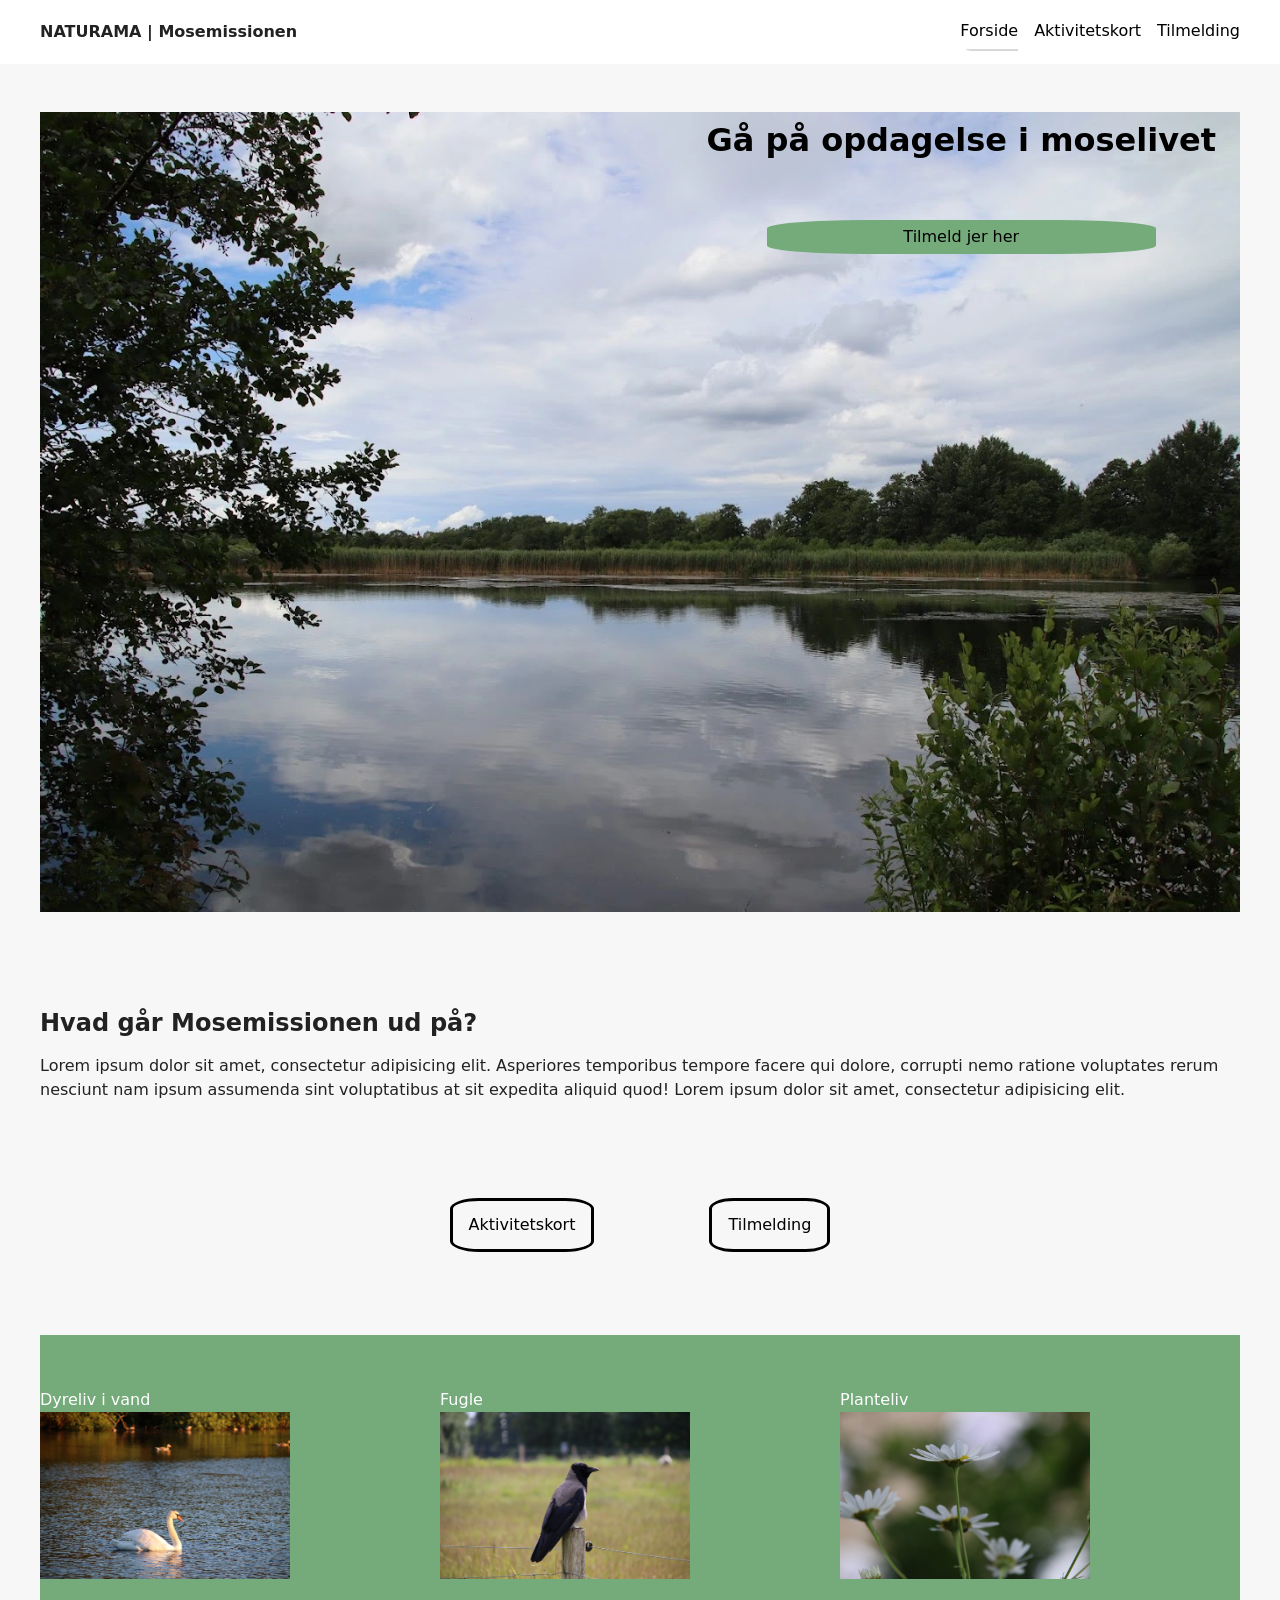
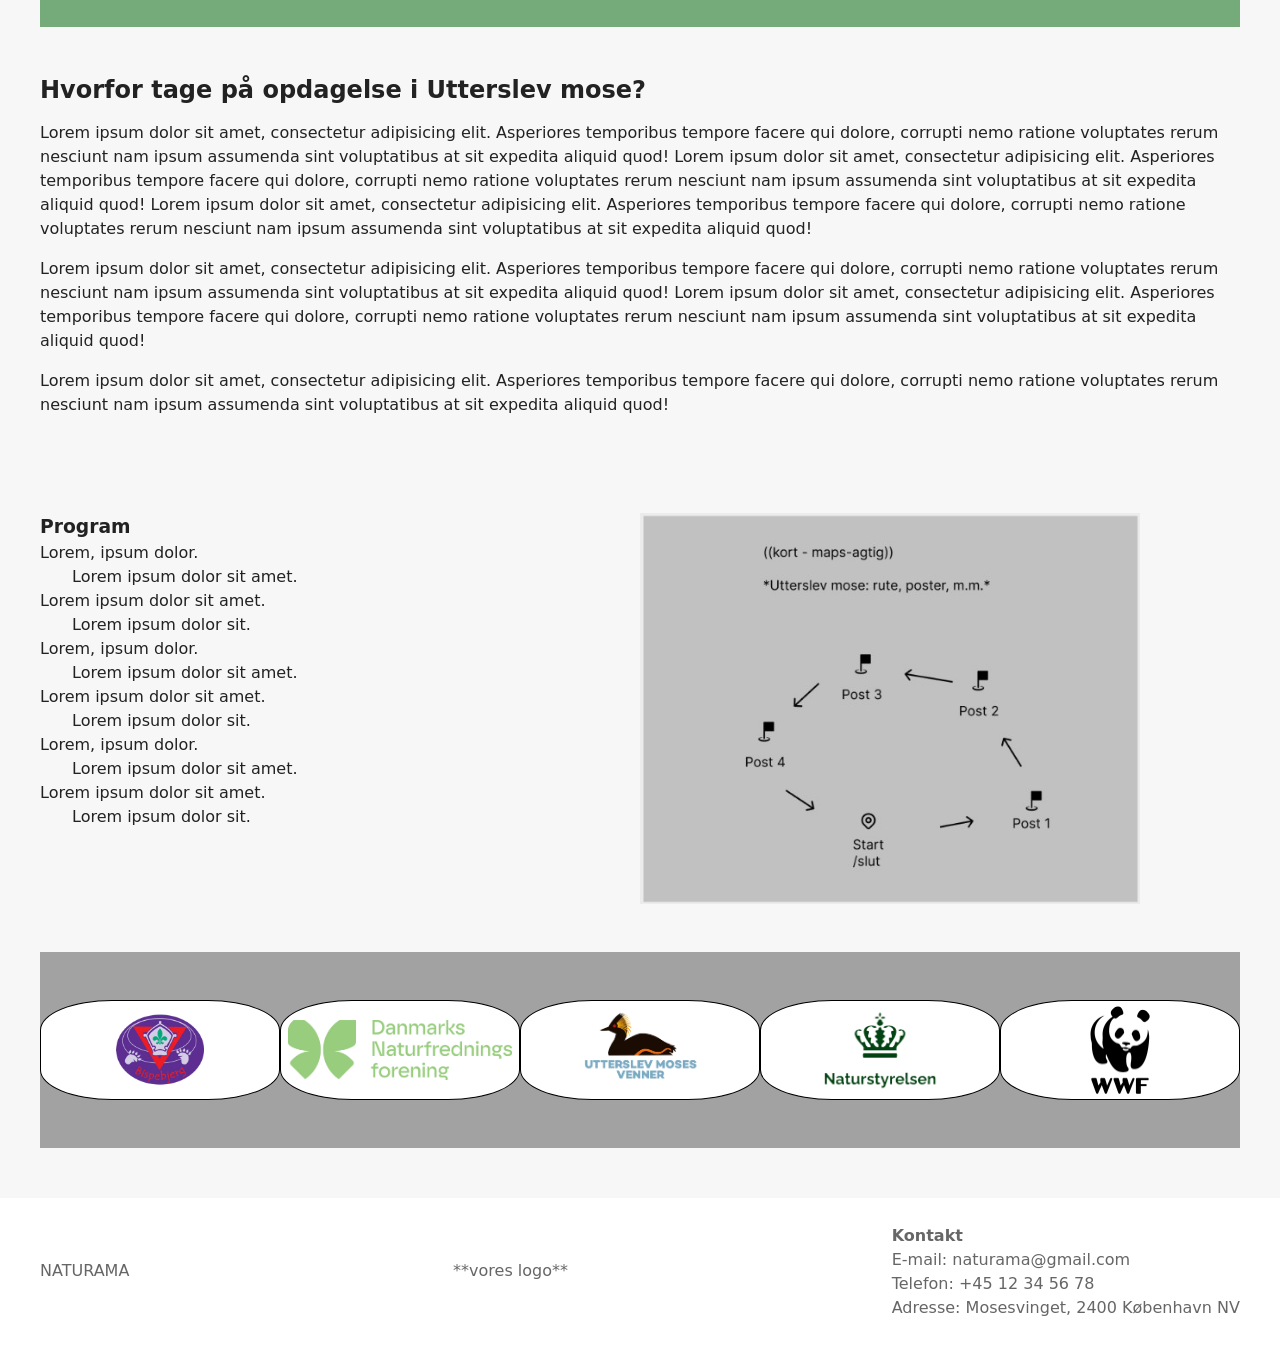
<file: index.html>
<!doctype html>
<html lang="da">

<head>
  <meta charset="UTF-8" />
  <meta name="viewport" content="width=device-width, initial-scale=1.0" />
  <title>NATURAMA | Mosemissionen</title>
  <link rel="stylesheet" href="./css/starter.css" />
  <link rel="stylesheet" href="./css/style.css" />
  <link rel="stylesheet" href="./css/media.css">
</head>

<body>
  <header class="site-header">
    <div class="header-content">
      <a class="site-logo" href="./">NATURAMA | Mosemissionen</a>
      <nav class="site-nav">
        <button popovertarget="menu">Menu</button>
        <!-- har tilføjet popovertarget="menu", for at linke knappen til menuen og lave det til en popovermenu (dropdown) -->
        <ul class="menu" id="menu" popover>
          <li><a href="./" aria-current="page">Forside</a></li>
          <li><a href="./svg.html">Aktivitetskort</a></li>
          <li><a href="./form.html">Tilmelding</a></li>
        </ul>
      </nav>
    </div>
  </header>

  <main>
    <div class="text_on_top">
      <img src="images/mose.webp" alt="main picture">
      <div class="text">
        <h1>Gå på opdagelse i moselivet</h1>
        <!-- <button class="cta-knap">Tilmeld jer her</button> -->
        <p class="cta">Tilmeld jer her</p>
      </div>
    </div>

    <div class="forside-beskrivelse">
      <h2>Hvad går Mosemissionen ud på?</h2>
      <!-- meget kort beskrivelse af eventet -->
      <p>
        Lorem ipsum dolor sit amet, consectetur adipisicing elit. Asperiores temporibus tempore
        facere qui dolore, corrupti nemo ratione voluptates rerum nesciunt nam ipsum assumenda
        sint voluptatibus at sit expedita aliquid quod! Lorem ipsum dolor sit amet, consectetur
        adipisicing elit.
      </p>
    </div>

    <section class="knapper">
      <div>
        <a class="svg-knap" href="svg.html">
          <p>Aktivitetskort</p>
        </a>
        <a class="form-knap" href="form.html">
          <p>Tilmelding</p>
        </a>
      </div>
    </section>

    <section class="dyre-kategorier">
      <div class="dyreliv-i-vand">
        <p>Dyreliv i vand</p>
        <img src="images/svane.webp" alt="">
      </div>
      <div class="fugle">
        <p>Fugle</p>
        <img src="images/fugl.webp" alt="">
      </div>
      <div class="planteliv">
        <p>Planteliv</p>
        <img src="images/blomst.webp" alt="">
      </div>
    </section>

    <div class="forside-beskrivelse">
      <h2>Hvorfor tage på opdagelse i Utterslev mose?</h2>
      <!-- mere detaljeret beskrivelse af eventet og dem der står bag -->
      <p>Lorem ipsum dolor sit amet, consectetur adipisicing elit. Asperiores temporibus tempore facere qui dolore,
        corrupti nemo ratione voluptates rerum nesciunt nam ipsum assumenda sint voluptatibus at sit expedita aliquid
        quod! Lorem ipsum dolor sit amet, consectetur adipisicing elit. Asperiores temporibus tempore facere qui dolore,
        corrupti nemo ratione voluptates rerum nesciunt nam ipsum assumenda sint voluptatibus at sit expedita aliquid
        quod! Lorem ipsum dolor sit amet, consectetur adipisicing elit. Asperiores temporibus tempore facere qui dolore,
        corrupti nemo ratione voluptates rerum nesciunt nam ipsum assumenda sint voluptatibus at sit expedita aliquid
        quod!</p>
      <p>Lorem ipsum dolor sit amet, consectetur adipisicing elit. Asperiores temporibus tempore facere qui dolore,
        corrupti nemo ratione voluptates rerum nesciunt nam ipsum assumenda sint voluptatibus at sit expedita aliquid
        quod! Lorem ipsum dolor sit amet, consectetur adipisicing elit. Asperiores temporibus tempore facere qui dolore,
        corrupti nemo ratione voluptates rerum nesciunt nam ipsum assumenda sint voluptatibus at sit expedita aliquid
        quod!</p>
      <p>Lorem ipsum dolor sit amet, consectetur adipisicing elit. Asperiores temporibus tempore facere qui dolore,
        corrupti nemo ratione voluptates rerum nesciunt nam ipsum assumenda sint voluptatibus at sit expedita aliquid
        quod!</p>
    </div>

    <section class="program">
      <div>
        <h3>Program</h3>
        <dl>
          <dt>Lorem, ipsum dolor.</dt>
          <dd>Lorem ipsum dolor sit amet.</dd>
          <dt>Lorem ipsum dolor sit amet.</dt>
          <dd>Lorem ipsum dolor sit.</dd>
          <dt>Lorem, ipsum dolor.</dt>
          <dd>Lorem ipsum dolor sit amet.</dd>
          <dt>Lorem ipsum dolor sit amet.</dt>
          <dd>Lorem ipsum dolor sit.</dd>
          <dt>Lorem, ipsum dolor.</dt>
          <dd>Lorem ipsum dolor sit amet.</dd>
          <dt>Lorem ipsum dolor sit amet.</dt>
          <dd>Lorem ipsum dolor sit.</dd>
        </dl>
      </div>
      <img src="images/forside-kort.jpg" alt="">
    </section>

    <section class="karrusel" id="karrusel">
      <div class="sponsorer" id="sponsorer">
        <img src="images/bispebjerg-spejderne.webp" alt="sponsor 1">
        <img src="images/dn.webp" alt="sponsor 2">
        <img src="images/utterslev-moses-venner.webp" alt="sponsor 3">
        <img src="images/naturstyrelsen.webp" alt="sponsor 4">
        <img src="images/WWF_logo.svg.webp" alt="sponsor 5">
        <img src="images/cafe-staalvand.webp" alt="sponsor 6">
        <img src="images/triers-kaffevogn.webp" alt="sponsor 7">
      </div>
    </section>
  </main>


  <footer class="site-footer">
    <div class="footer-content">
      <p class="footer-brand">NATURAMA</p>
      <p class="footer-logo">**vores logo**</p>
      <div>
        <p><strong>Kontakt</strong></p>
        <p>E-mail: naturama@gmail.com</p>
        <p>Telefon: +45 12 34 56 78</p>
        <p>Adresse: Mosesvinget, 2400 København NV</p>
      </div>
    </div>
  </footer>
  
  <script src="./script.js"></script>
</body>

</html>
</file>
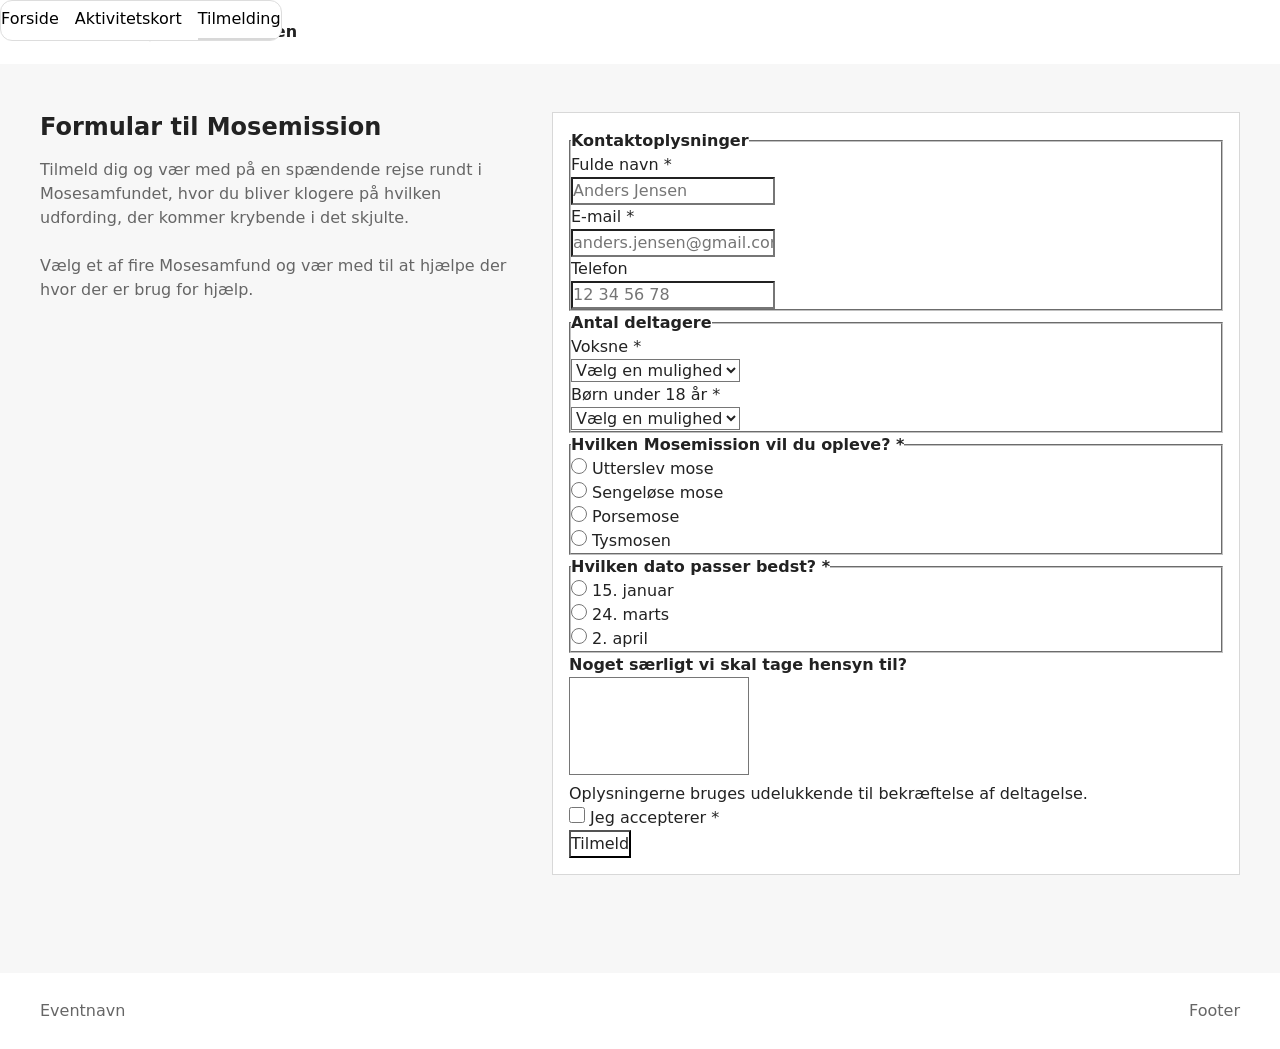
<file: form.html>
<!doctype html>
<html lang="da">

<head>
  <meta charset="UTF-8" />
  <meta name="viewport" content="width=device-width, initial-scale=1.0" />
  <title>Formular | NATURAMA</title>
  <link rel="stylesheet" href="./css/starter.css" />
  <link rel="stylesheet" href="./css/style.css" />
  <link rel="stylesheet" href="./css/form.css">
</head>

<body>
  <header class="site-header">
    <div class="header-content">
      <a class="site-logo" href="./">NATURAMA | Mosemissionen</a>
      <nav class="site-nav">
        <button popovertarget="menu">Menu</button>
        <ul class="menu" id="menu" popover>
          <li><a href="./">Forside</a></li>
          <li><a href="./svg.html">Aktivitetskort</a></li>
          <li><a href="./form.html" aria-current="page">Tilmelding</a></li>
        </ul>
      </nav>
    </div>
  </header>

  <main>
    <section class="form-page">
      <header class="form-intro">
        <h1>Formular til Mosemission</h1>
        <p>Tilmeld dig og vær med på en spændende rejse rundt i Mosesamfundet, hvor du bliver klogere på hvilken
          udfording, der kommer krybende i det skjulte. <br> <br> Vælg et af fire Mosesamfund og vær med til at hjælpe
          der
          hvor
          der
          er brug for hjælp.</p>
      </header>

      <form class="form-placeholder" action="./opsamling.html">
        <div>
          <fieldset>
            <legend><strong>Kontaktoplysninger</strong></legend>
            <label for="fulde-navn">Fulde navn *</label>
            <input type="text" id="fulde-navn" name="fulde-navn" style="text-transform: capitalize;"
              placeholder="Anders Jensen" required>

            <label for="email">E-mail *</label>
            <input id="email" name="email" type="email" autocapitalize="none" spellcheck="false"
              style="text-transform: lowercase;" placeholder="anders.jensen@gmail.com" required>

            <label for="phone">Telefon</label>
            <input type="tel" id="phone" name="phone" maxlength="8" pattern="[0-9]{8}" placeholder="12 34 56 78">
          </fieldset>

          <fieldset>
            <legend><strong>Antal deltagere</strong></legend>
            <label for="antal-voksne">Voksne *</label>
            <select id="antal-voksne" name="antal-voksne" required>
              <option value="">Vælg en mulighed</option>
              <option value="0">0</option>
              <option value="1">1</option>
              <option value="2">2</option>
              <option value="3">3</option>
              <option value="4">4</option>
            </select>

            <label for="antal-børn">Børn under 18 år *</label>
            <select id="antal-børn" name="antal-børn" required>
              <option value="">Vælg en mulighed</option>
              <option value="0">0</option>
              <option value="1">1</option>
              <option value="2">2</option>
              <option value="3">3</option>
              <option value="4">4</option>
            </select>
          </fieldset>

          <fieldset>
            <legend><strong>Hvilken Mosemission vil du opleve? *</strong></legend>
            <label for="mosemission-1">
              <input type="radio" id="mosemission-1" name="mosemission" value="Utterslev mose">
              Utterslev mose
            </label>
            <label for="mosemission-2">
              <input type="radio" id="mosemission-2" name="mosemission" value="Sengeløse">
              Sengeløse mose
            </label>
            <label for="mosemission-3">
              <input type="radio" id="mosemission-3" name="mosemission" value="Porsemose">
              Porsemose
            </label>
            <label for="mosemission-4">
              <input type="radio" id="mosemission-4" name="mosemission" value="Tysmosen">
              Tysmosen
            </label>
          </fieldset>
        </div>

        <div>
          <fieldset>
            <legend><strong>Hvilken dato passer bedst? *</strong></legend>
            <label for="dato-1">
              <input type="radio" id="dato-1" name="dato" value="15. Januar">
              15. januar
            </label>
            <label for="reason-2">
              <input type="radio" id="dato-2" name="dato" value="24. Marts">
              24. marts
            </label>
            <label for="reason-3">
              <input type="radio" id="dato-3" name="dato" value="2. April">
              2. april
            </label>
          </fieldset>

          <label for="message"><strong>Noget særligt vi skal tage hensyn til?</strong></label>
          <textarea id="message" name="message" rows="4"></textarea>

          <label>
            <p>Oplysningerne bruges udelukkende til bekræftelse af deltagelse.</p>
            <input type="checkbox" name="accept-terms" required>
            Jeg accepterer *
          </label>
          <p class="status" data-status aria-live="polite"></p>
          <button type="submit">Tilmeld</button>
        </div>
      </form>
    </section>


  </main>

  <footer class="site-footer">
    <div class="footer-content">
      <p>Eventnavn</p>
      <p>Footer</p>
    </div>
  </footer>
  <script src="./script.js"></script>
</body>

</html>
</file>
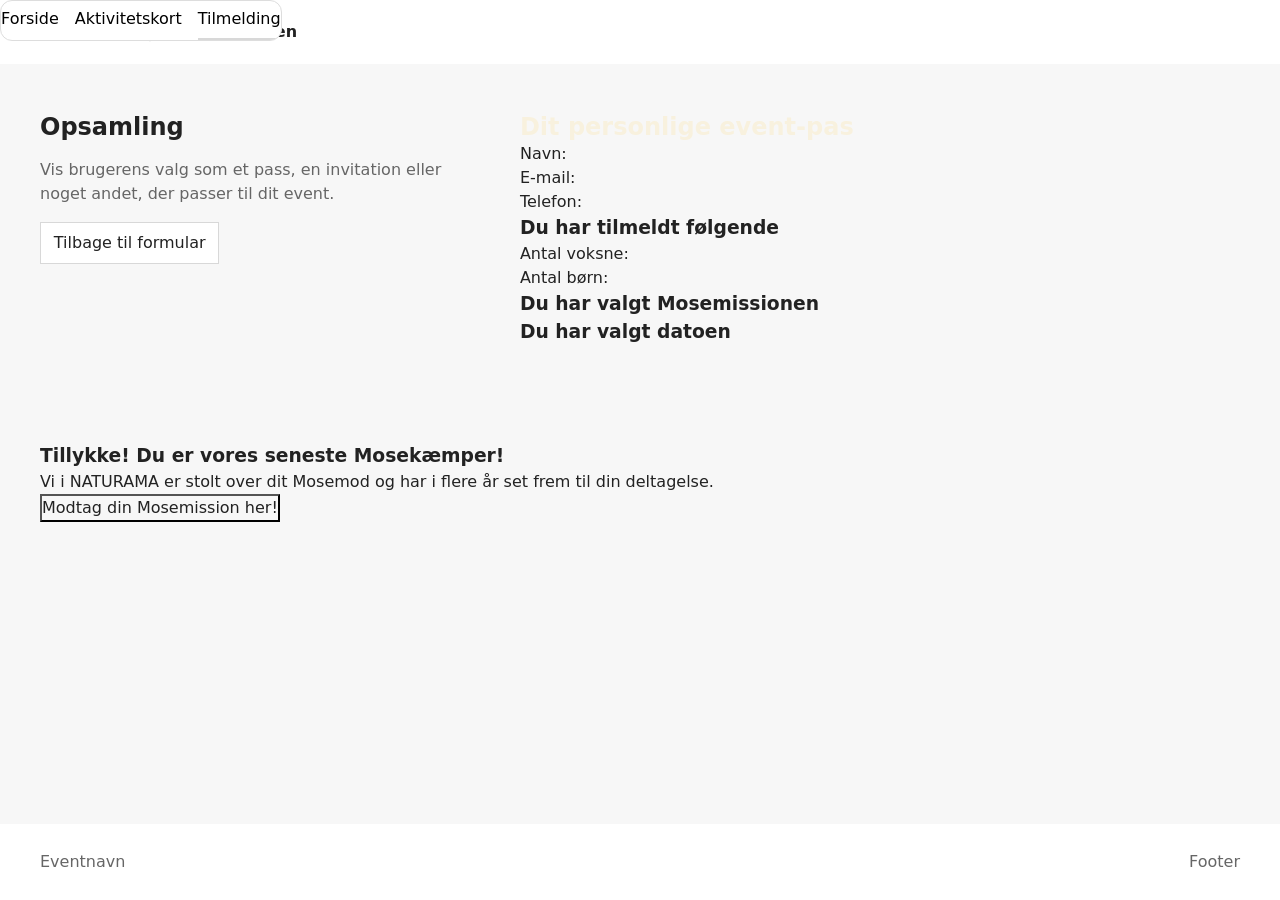
<file: opsamling.html>
<!doctype html>
<html lang="da">

<head>
  <meta charset="UTF-8" />
  <meta name="viewport" content="width=device-width, initial-scale=1.0" />
  <title>Opsamling | NATURAMA</title>
  <link rel="stylesheet" href="./css/starter.css" />
  <link rel="stylesheet" href="./css/style.css" />
  <link rel="stylesheet" href="./css/opsamling.css">
</head>

<body>
  <header class="site-header">
    <div class="header-content">
      <a class="site-logo" href="./">NATURAMA | Mosemissionen</a>
      <nav class="site-nav">
        <button popovertarget="menu">Menu</button>
        <ul class="menu" id="menu" popover>
          <li><a href="./">Forside</a></li>
          <li><a href="./svg.html">Aktivitetskort</a></li>
          <li><a href="./form.html" aria-current="page">Tilmelding</a></li>
        </ul>
      </nav>
    </div>
  </header>

  <main>
    <section class="opsamling-page">
      <div class="opsamling-intro">
        <h1>Opsamling</h1>
        <p>Vis brugerens valg som et pass, en invitation eller noget andet, der passer til dit event.</p>
        <div class="actions">
          <a class="button" href="./form.html">Tilbage til formular</a>
        </div>
      </div>

      <article class="event-pass">
        <section class="data">
          <h2>Dit personlige event-pas</h2>
          <div class="personal-info-section">
            <p>Navn: <span class="op-fulde-navn" id="op-fulde-navn"></span></p>
            <p>E-mail: <span id="op-email"></span></p>
            <p>Telefon: <span id="op-phone"></span></p>
          </div>
        </section>
        <section class="op-antal-voksne">
          <h3>Du har tilmeldt følgende</h3>
          <p>Antal voksne:</p>
          <ul id="op-antal-voksne"></ul>
        </section>
        <section class="op-antal-børn">
          <p>Antal børn:</p>
          <ul id="op-antal-børn"></ul>
        </section>
        <section>
          <h3>Du har valgt Mosemissionen</h3>
          <ul id="op-mosemission"></ul>
        </section>
        <section>
          <h3>Du har valgt datoen</h3>
          <ul id="op-dato"></ul>
        </section>
      </article>
    </section>

    <article class="card">
      <div class="card-content flow">
        <h3>Tillykke! Du er vores seneste Mosekæmper!</h3>
        <p>
          Vi i NATURAMA er stolt over dit Mosemod og har i flere år set frem til din deltagelse. </p>
        </p>
        <button class="btn" popovertarget="program-details">
          Modtag din Mosemission her!
        </button>
      </div>
      </div>
    </article>

    <div class="program-details" id="program-details" popover>
      <img src="/images/blomst.webp" alt="Deltagere omkring et bord med noter og laptops">
      <div class="program-content flow">
        <h2>Kære Mosekæmper,</h2>
        <p>
          Vi har håbet og bedt om godt vejr, så mosen atter igen kan
          blive fyldt med liv. Noget er slået fejl, da planter og dyr ikke længere er hvor de plejer at være. Du er
          vores eneste håb for en lys og grøn fremtid! Sammel så
          mange artifakter som muligt inden tiden løber ud. <br><br> NATURAMA og Mosefolket sætter sin lid til dig! Held
          og
          lykke og må Moseoddsene altid være med dig! </p>
        <button class="btn" popovertarget="program-details">
          Luk
        </button>
      </div>
  </main>

  <footer class="site-footer">
    <div class="footer-content">
      <p>Eventnavn</p>
      <p>Footer</p>
    </div>
  </footer>
  <script src="./script.js"></script>
</body>

</html>
</file>
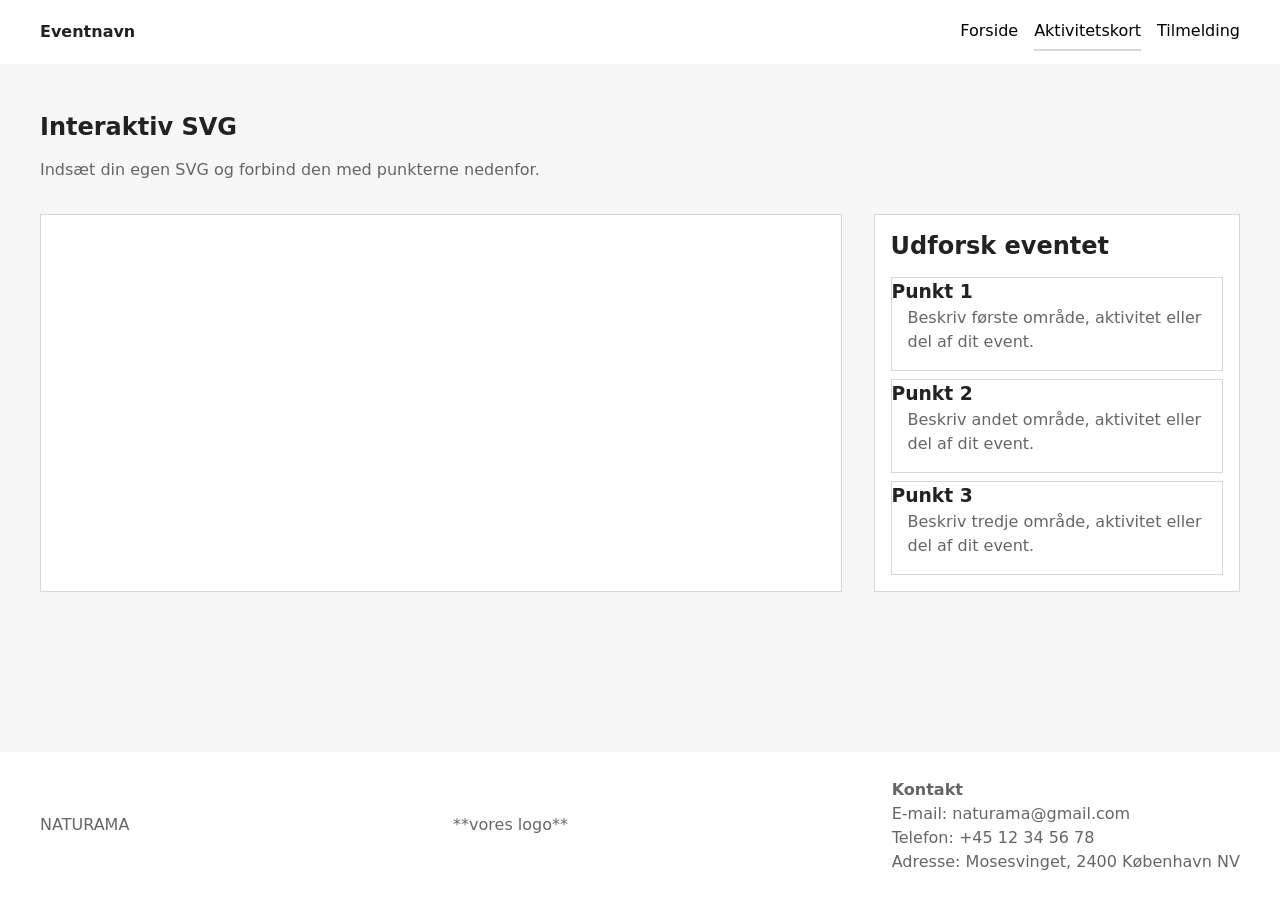
<file: svg.html>
<!doctype html>
<html lang="da">

<head>
  <meta charset="UTF-8" />
  <meta name="viewport" content="width=device-width, initial-scale=1.0" />
  <title>Interaktiv SVG | Eventnavn</title>
  <link rel="stylesheet" href="./css/starter.css" />
  <link rel="stylesheet" href="./css/style.css" />
  <link rel="stylesheet" href="./css/media.css">
</head>

<body>
  <header class="site-header">
    <div class="header-content">
      <a class="site-logo" href="./">Eventnavn</a>
      <nav class="site-nav">
        <button popovertarget="menu">Menu</button>
        <ul class="menu" id="menu" popover>
          <li><a href="./">Forside</a></li>
          <li><a href="./svg.html" aria-current="page">Aktivitetskort</a></li>
          <li><a href="./form.html">Tilmelding</a></li>
        </ul>
      </nav>
    </div>
  </header>

  <main>
    <section class="svg-page">
      <header class="svg-intro">
        <h1>Interaktiv SVG</h1>
        <p>Indsæt din egen SVG og forbind den med punkterne nedenfor.</p>
      </header>

      <section class="svg-layout">
        <div class="svg-placeholder"></div>

        <article class="panel">
          <h2>Udforsk eventet</h2>
          <div class="accordion">
            <!-- TODO: Lav om til details/summary -->
            <div class="accordion-item">
              <h3>Punkt 1</h3>
              <p>Beskriv første område, aktivitet eller del af dit event.</p>
            </div>
            <div class="accordion-item">
              <h3>Punkt 2</h3>
              <p>Beskriv andet område, aktivitet eller del af dit event.</p>
            </div>
            <div class="accordion-item">
              <h3>Punkt 3</h3>
              <p>Beskriv tredje område, aktivitet eller del af dit event.</p>
            </div>
          </div>
        </article>
      </section>
    </section>
  </main>

  <footer class="site-footer">
    <div class="footer-content">
      <p class="footer-brand">NATURAMA</p>
      <p class="footer-logo">**vores logo**</p>
      <div>
        <p><strong>Kontakt</strong></p>
        <p>E-mail: naturama@gmail.com</p>
        <p>Telefon: +45 12 34 56 78</p>
        <p>Adresse: Mosesvinget, 2400 København NV</p>
      </div>
  </footer>
  <script src="./script.js"></script>
</body>

</html>
</file>
<file: css/starter.css>
*,
::before,
::after {
  box-sizing: border-box;
  margin: 0;
  padding: 0;
}

html {
  interpolate-size: allow-keywords;
  font-family: system-ui, sans-serif;
  line-height: 1.5;
  -webkit-font-smoothing: antialiased;
}

h1,
h2 {
  line-height: 1.25;
}

p,
li {
  text-wrap: pretty;
}

img,
svg {
  display: block;
  width: 100%;
  height: auto;
}

label {
  display: block;
}

input,
button,
textarea,
select {
  font: inherit;
  color: inherit;
  background-color: transparent;
  font-size: max(1em, 16px);
  padding: 0;
  margin: 0;
}

input:where([type="checkbox"], [type="radio"]) {
  width: 1em;
  height: 1em;
}

textarea {
  resize: none;
  min-height: 4lh;
}

legend {
  padding: 0;
}

select,
::picker(select) {
  appearance: base-select;
}

[popover] {
  margin: revert;
}

dialog {
  overscroll-behavior: none;

  &::backdrop {
    overflow: hidden;
    overscroll-behavior: contain;
  }
}

.visually-hidden {
  position: absolute;
  width: 1px;
  height: 1px;
  overflow: hidden;
  white-space: nowrap;
  clip-path: inset(100%);
}
</file>
<file: css/style.css>
/* Variabler */
html {
  --color-page: #f7f7f7;
  --color-surface: #fff;
  --color-text: #222;
  --color-muted: #666;
  --color-border: #d8d8d8;
  --space-05: 0.5rem;
  --space-1: 1rem;
  --space-2: 2rem;
  --space-3: 3rem;

  background: var(--color-page);
  color: var(--color-text);
}

/* Globalt layout */
body {
  margin: 0;
  min-height: 100svh;
  display: grid;
  grid-template-rows: auto 1fr auto;
  grid-template-columns: minmax(1rlh, 1fr) minmax(0, 75rem) minmax(1rlh, 1fr);
}

h1,
h2,
h3,
p {
  margin: 0;
}

main {
  display: grid;
  grid-template-columns: inherit;
  grid-column: 1 / -1;
  align-content: start;
}

main > * {
  grid-column: 2;
  padding-block: var(--space-3);
}

.svg-page {
  display: grid;
  gap: var(--space-2);
}

.svg-intro {
  display: grid;
  gap: var(--space-1);
  max-width: 60ch;
}

.svg-intro p {
  color: var(--color-muted);
}

.svg-layout {
  display: grid;
  gap: var(--space-2);
  align-items: start;
  @media (width > 800px) {
    grid-template-columns: 1fr min(40%, 36ch);
  }
}

.form-page {
  display: grid;
  gap: var(--space-2);
  @media (width > 600px) {
    grid-template-columns: min(40%, 50ch) 1fr;
  }
}

.form-intro {
  display: grid;
  gap: var(--space-1);
  align-content: start;
  max-width: 60ch;
}

.form-intro p {
  color: var(--color-muted);
}

.opsamling-page {
  display: grid;
  gap: var(--space-2);
  align-items: start;

  @media (width > 800px) {
    grid-template-columns: minmax(0, 44ch) minmax(20rem, 1fr);
  }
}

.opsamling-intro {
  display: grid;
  gap: var(--space-1);
  max-width: 60ch;
}

.opsamling-intro p {
  color: var(--color-muted);
}

.error-page {
  display: grid;
  gap: var(--space-1);
  max-width: 60ch;
}

.error-page p {
  color: var(--color-muted);
}

/* Header og footer */
.site-header,
.site-footer {
  grid-column: 1 / -1;

  display: grid;
  grid-template-columns: inherit;
  background: var(--color-surface);
}

.header-content,
.footer-content {
  grid-column: 2;
}

.header-content {
  min-height: 4rem;
  display: flex;
  justify-content: space-between;
  align-items: center;
  gap: var(--space-1);
}

.site-logo {
  color: inherit;
  font-weight: 700;
  text-decoration: none;
}

.footer-content {
  padding-block: var(--space-1);
  display: flex;
  flex-wrap: wrap;
  justify-content: space-between;
  gap: var(--space-1);
  color: var(--color-muted);
}

/* Navigation */
[popover] {
  margin: 0;
  padding: 0;
  border: none;
  background: transparent;
}

.site-nav button {
  padding: 0.4rem 0.7rem;
  border: 1px solid var(--color-border);
  background: var(--color-surface);
  @media (width > 600px) {
    display: none;
  }
}

.menu {
  margin: 0;
  padding: var(--space-1);
  list-style: none;
  background: var(--color-surface);
  border: 1px solid var(--color-border);
  @media (width > 600px) {
    display: flex;
    gap: var(--space-1);
    padding: 0;
    border: none;
    background: none;
    position: static;
  }
}

.menu a {
  display: block;
  padding: 0.4rem 0;
  color: inherit;
  text-decoration: none;
  border-bottom: 2px solid #0000;
}

.menu a[aria-current="page"] {
  border-bottom-color: var(--color-border);
}

/* Flader */
.panel,
.svg-placeholder,
.form-placeholder,
.opsamling-placeholder {
  background: var(--color-surface);
  border: 1px solid var(--color-border);
}

.panel {
  padding: var(--space-1);
  display: grid;
  gap: var(--space-1);
}

.svg-placeholder,
.opsamling-placeholder {
  min-height: -webkit-fill-available;
  min-height: stretch;
}

.form-placeholder {
  min-height: -webkit-fill-available;
  min-height: stretch;
  padding: var(--space-1);
}

/* Details */
.accordion {
  display: grid;
  gap: var(--space-05);
}

.accordion-item {
  border: 1px solid var(--color-border);
  background: var(--color-surface);
}

.accordion-item p {
  padding: 0 var(--space-1) var(--space-1);
  color: var(--color-muted);
}

/* Knap/link */
.button {
  justify-self: start;
  display: inline-block;
  padding: 0.5rem 0.8rem;
  border: 1px solid var(--color-border);
  background: var(--color-surface);
  color: inherit;
  text-decoration: none;
}

/* _____________________________________________ */

/* .site-nav button står faktisk længere oppe, 
men jeg vil gerne tydeligt kunne se mine ændringer*/

/* menu-knap */
.site-nav button {
  border: none;
  &:hover {
    cursor: pointer;
  }
}

/* menu */
[popover] {
  position: fixed;
  border: 1px solid #ddd;
  border-radius: 0.75rem;
  background: white;
  box-shadow: none;
}

.menu {
  position: absolute;
  position-area: bottom span-left;
}

/* ~~~~~~~~~~~~~~~~~~~~~~~~~~~~~~ */

/* footer - spacing mellem sidste section og footeren */
.site-footer {
  margin-top: 50px;
}

/* footer */
.footer-content {
  margin: 10px 0;
  .footer-brand {
    margin-bottom: 30px;
  }
}

/* alt herunder indtil næste _________ er specifikt forsiden (uden header og footer) */

/* ~~~~~~~~~~~~~~~~~~~~~~~~~~~~~~ */

/* hero section */
.text_on_top {
  text-align: center;
  color: blue;

  .text {
    position: absolute;
    top: 120px;
    right: 5%;
  }

  .cta {
    margin: 60px;
    padding: 5px 5px;
    background-color: #75ab7a;
    background-size: 5px;
    border-radius: 25%;
  }

  .img {
    width: 100%;
    display: block;
    filter: brightness(115%);
  }
}

/* .tilmeldingsblanket {
  ...
} */
/* ^^ popover */

/* ~~~~~~~~~~~~~~~~~~~~~~~~~~~~~~ */

.forside-beskrivelse {
  display: flex;
  flex-direction: column;
  gap: 16px;
}

/* ~~~~~~~~~~~~~~~~~~~~~~~~~~~~~~ */

.knapper {
  justify-self: center;
  margin-bottom: 20px;
  div {
    display: grid;
    gap: 30px;
    a {
      border: 3px solid black;
      border-radius: 20%;
      padding: 6px 8px;
      text-align: center;
      text-decoration: none;
      color: #000;
    }
  }
}

/* ~~~~~~~~~~~~~~~~~~~~~~~~~~~~~~ */

/* section med billeder af dyr/planter på forsiden */
.dyre-kategorier {
  background-color: #75ab7a;
  color: #fff;
  img {
    max-width: 100%;
    max-height: auto;
  }
}
/* ~~~~~~~~~~~~~~~~~~~~~~~~~~~~~~ */

/* section med program og kort*/
.program {
  list-style: none;
  display: grid;
  grid-template-columns: 1fr 1fr;
  img {
    max-width: 500px;
    max-height: auto;
  }
  dd {
    display: block;
    margin-left: 2em;
  }
}

/* ~~~~~~~~~~~~~~~~~~~~~~~~~~~~~~ */

/* section med sponsorer, lokalforeninger osv. */

.karrusel {
  background-color: #a2a2a2;
  --antal: 3;
  overflow: hidden;
  width: 100%;
  min-width: 0;
  max-width: 100%;
  box-sizing: border-box;
  .sponsorer {
    display: flex;
    /* gap: 10px; */
    /* padding-left: 10px;
    padding-right: 20px; */
    /* flex-wrap: nowrap; */
    img {
      display: block;
      flex: 0 0 calc(100% / var(--antal));
      width: calc(100% / var(--antal));
      height: 100px;
      border: 1px solid black;
      border-radius: 30%;
      box-sizing: border-box;
      object-fit: contain;
      background-color: white;
      padding: 5px 7px;
    }
  }
}

/* ~~~~~~~~~~~~~~~~~~~~~~~~~~~~~~ */

/* _____________________________________________ */
</file>
<file: css/media.css>
@media (width > 600px) {
  .menu {
    display: flex;
    gap: var(--space-1);
    padding: 0;
    border: none;
    background: none;
    position: static;
  }

  .footer-brand {
    margin-top: 35px;
  }
  .footer-logo {
    margin-top: 35px;
  }

  .text_on_top {
    color: #000;
  }

  .knapper {
    div {
      display: flex;
      justify-content: space-between;
      gap: 115px;
      margin-bottom: 15px;
      p {
        padding: 6px 8px;
      }
    }
  }

  /* section med billeder af dyr/planter på forsiden */
  .dyre-kategorier {
    display: grid;
    grid-template-columns: repeat(3, 1fr);
    img {
      justify-self: center;
      max-width: 250px;
      max-height: auto;
    }
    p {
      justify-self: center;
      padding-top: 5px;
    }
  }

  .program {
    list-style: none;
    display: grid;
    grid-template-columns: 1fr 1fr;
    img {
      max-width: 500px;
      max-height: auto;
    }
  }

  .karrusel {
    .sponsorer {
      --antal: 5;
      img {
        flex: 0 0 calc(100% / var(--antal));
        width: calc(100% / var(--antal));
      }
    }
  }
}
</file>
<file: css/form.css>
.price {
  display: grid;
  grid-template-columns: 1fr 1fr;
}

.form-placeholder button {
  justify-content: center;
}
</file>
<file: css/opsamling.css>
.op-fulde-navn {
  text-transform: capitalize;
}
.event-pass h2 {
  color: #f8f1de;
}
</file>
